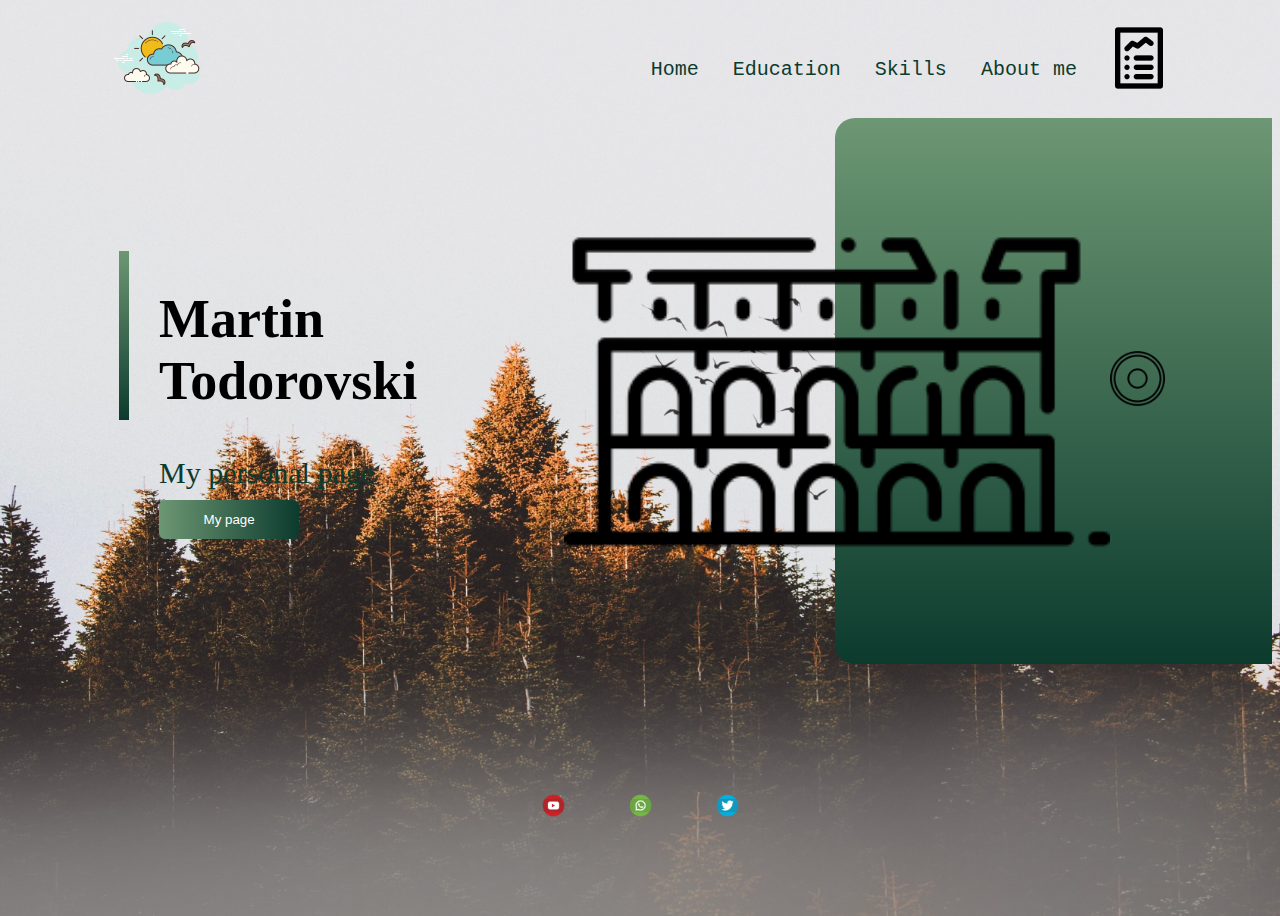
<file: newOne/index.html>
<!DOCTYPE html>
<html lang="en">
  <head>
    <meta charset="UTF-8" />
    <meta http-equiv="X-UA-Compatible" content="IE=edge" />
    <meta name="viewport" content="width=device-width, initial-scale=1.0" />
    <title>Document</title>
    <link rel="stylesheet" href="style.css" />
  </head>
  <body>
    <div class="container">
      <div class="navbar">
        <img src="./images/Vtorologo.png" alt="logo" />
        <nav>
          <ul id="menuList">
            <li><a href="">Home</a></li>
            <li><a href="./education.html">Education</a></li>
            <li><a href="./skills.html">Skills</a></li>
            <li><a href="./aboutMe.html">About me</a></li>
          </ul>
        </nav>
        <img
          src="./images/menu-logo.png"
          alt="menu-logo"
          onclick="togglemenu()"
        />
      </div>
      <div class="row">
        <div class="col-1">
          <h2>Martin<br />Todorovski</h2>
          <h3>My personal page</h3>
          <button type="button"><a href="./education.html">My page</a><img src="./images/arrow.png" /></button>
        </div>
        <div class="col-2">
          <img src="./images/colloseum (1).png" class="controller" />
          <div class="color-box"></div>
          <div class="add-btn">
            <img src="./images/Dugme.png" />
            <p><small></small></p>
          </div>
        </div>
      </div>
      <div class="social-links">
        <img src="./images/yotube.png" />
        <img src="./images/whatsup.png" />
        <img src="./images/twiter.png" />
      </div>
    </div>

    <script>
      var menuList = document.getElementById("menuList");
      menuList.style.maxHeight = "0px";
      function togglemenu() {
        if (menuList.style.maxHeight == "0px") {
          menuList.style.maxHeight = "130px";
        } else {
          menuList.style.maxHeight = "0px";
        }
      }
    </script>
  </body>
</html>
</file>
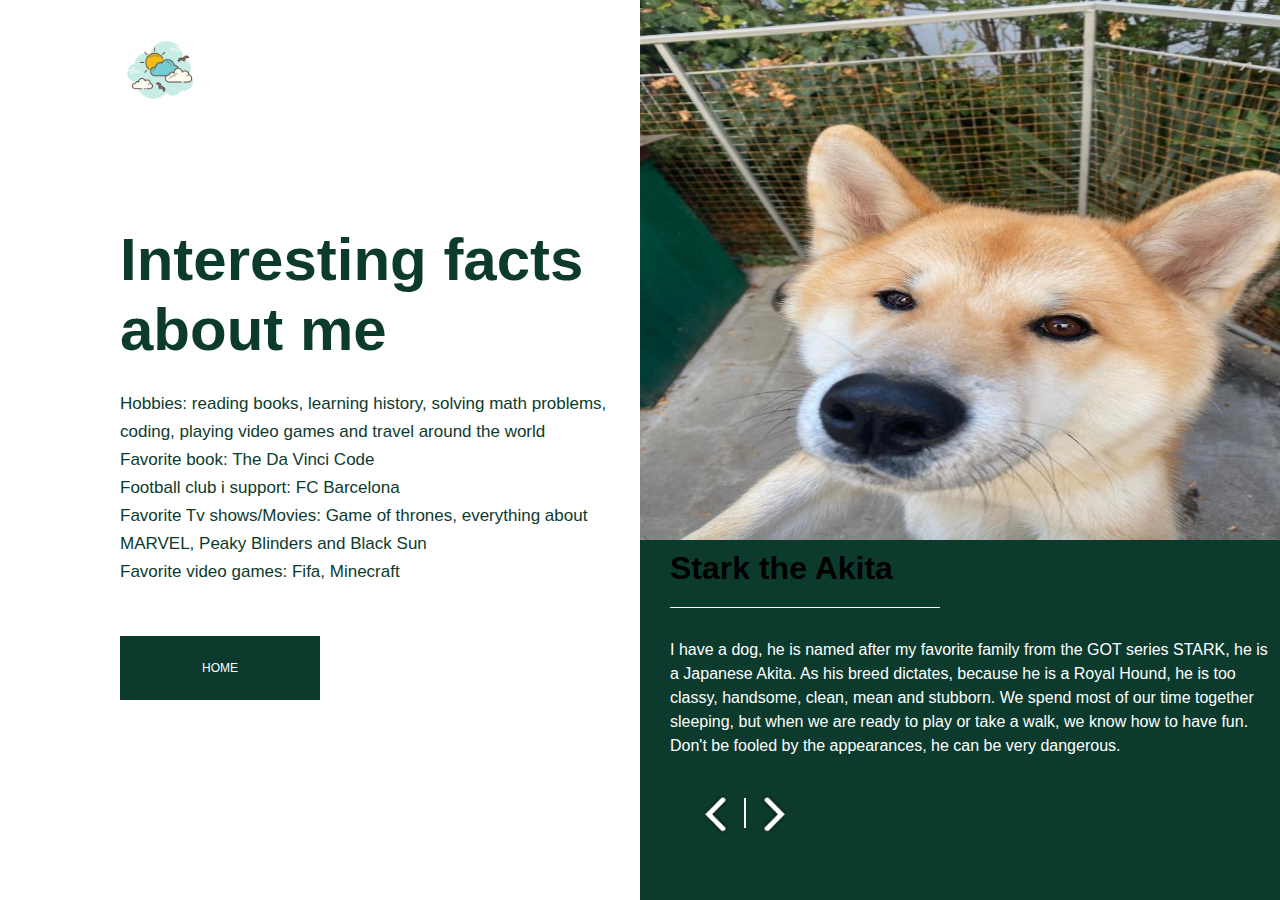
<file: newOne/aboutMe.html>
<!DOCTYPE html>
<html lang="en">
  <head>
    <meta charset="UTF-8" />
    <meta http-equiv="X-UA-Compatible" content="IE=edge" />
    <meta name="viewport" content="width=device-width, initial-scale=1.0" />
    <title>My Personal WebPage</title>
    <link rel="stylesheet" href="style3.css" />
  </head>
  <body>
    <div class="wrapper">
      <div class="left-col">
        <img src="./images/Vtorologo.png" class="logo" />
        <div class="content">
          <h1>Interesting facts about me</h1>
          <p>
            Hobbies: reading books, learning history, solving math problems,
            coding, playing video games and travel around the world
            <br />
            Favorite book: The Da Vinci Code
            <br />
            Football club i support: FC Barcelona
            <br />
            Favorite Tv shows/Movies: Game of thrones, everything about MARVEL,
            Peaky Blinders and Black Sun
            <br />
            Favorite video games: Fifa, Minecraft
          </p>
          <button type="button" ><a href="index.html">HOME</a></button>
        </div>
      </div>
      <div class="right-col">
        <div class="slider">
          <img src="./images/1.jpeg" id="Slide" />
        </div>
        <div class="slider-content">
          <h1>Stark the Akita</h1>
          <hr />
          <p>
            I have a dog, he is named after my favorite family from the GOT
            series STARK, he is a Japanese Akita. As his breed dictates, because he is
            a Royal Hound, he is too classy, handsome, clean, mean and stubborn.
            We spend most of our time together sleeping, but when we are ready
            to play or take a walk, we know how to have fun. Don't be fooled by the
            appearances, he can be very dangerous.
          </p>
          <div class="controller">
            <img src="./images/prev.png" id="BackBtn" />
            <div class="vertical-line"></div>
            <img src="./images/next.png" id="NextBtn" />
          </div>
        </div>
      </div>
    </div>

    <script>
      var Slide = document.getElementById("Slide");
      var BackBtn = document.getElementById("BackBtn");
      var NextBtn = document.getElementById("NextBtn");

      var slideimages = new Array(
        "./images/1.jpeg",
        "./images/2.jpeg",
        "./images/3.jpeg",
        "./images/8.jpeg"
      );

      let i = 0;

      NextBtn.onclick = function () {
        if (i < 3) {
          Slide.src = slideimages[i + 1];
          i++;
        }
      };
      BackBtn.onclick = function () {
        if (i > 0) {
          Slide.src = slideimages[i - 1];
          i--;
        }
      };
    </script>
  </body>
</html>
</file>
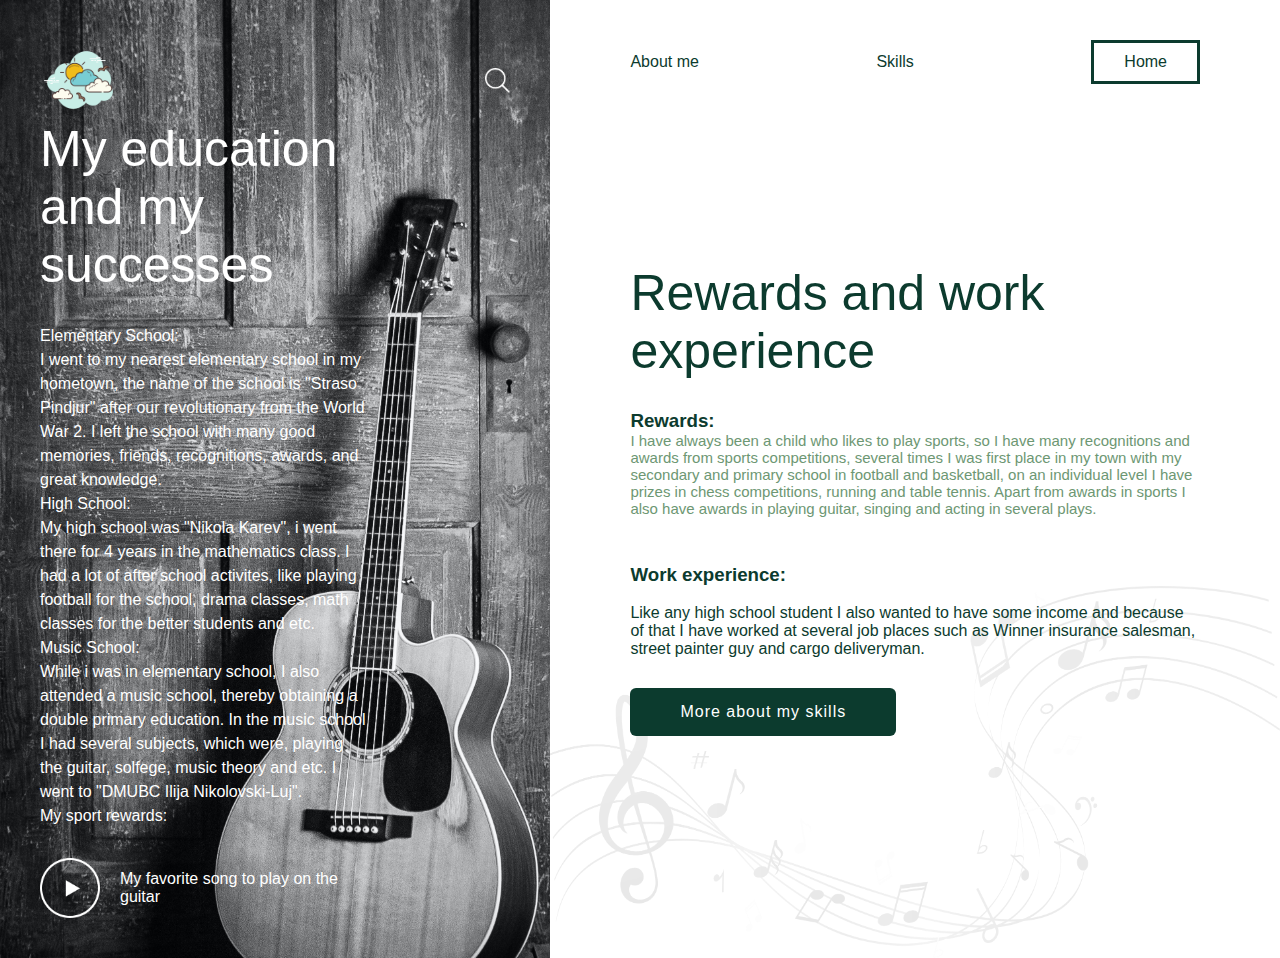
<file: newOne/education.html>
<!DOCTYPE html>
<html lang="en">
  <head>
    <meta charset="UTF-8" />
    <meta http-equiv="X-UA-Compatible" content="IE=edge" />
    <meta name="viewport" content="width=device-width, initial-scale=1.0" />
    <title>Document</title>
    <link rel="stylesheet" href="styletwo.css" />
  </head>
  <body>
    <div class="header">
      <div class="col-1">
        <div class="nav">
          <img src="./images/Vtorologo.png" class="logo" />
          <img src="./images/search.png" class="search-icon" />
        </div>
        <div class="left-text">
          <h1>
            My education and my<br />
            successes
          </h1>
          <p>
            Elementary School:
            <br />
            I went to my nearest elementary school in my hometown, the name of
            the school is "Straso Pindjur" after our revolutionary from the
            World War 2. I left the school with many good memories, friends,
            recognitions, awards, and great knowledge.
            <br />
            High School:
            <br />
            My high school was "Nikola Karev", i went there for 4 years in the
            mathematics class. I had a lot of after school activites, like
            playing football for the school, drama classes, math classes for the
            better students and etc.
            <br />
            Music School:
            <br />
            While i was in elementary school, I also attended a music school,
            thereby obtaining a double primary education. In the music school I
            had several subjects, which were, playing the guitar, solfege, music
            theory and etc. I went to "DMUBC Ilija Nikolovski-Luj".
            <br />
            My sport rewards:
            <br />
          </p>
          <a href="https://www.youtube.com/watch?v=wARiOb80Zr0" target="_blank"
            ><img src="./images/play.png" /> My favorite song to play on the
            guitar</a
          >
        </div>
      </div>
      <div class="col-2">
        <ul>
          <li><a href="./aboutMe.html">About me</a></li>
          <li><a href="./skills.html">Skills</a></li>
          <li><a href="./index.html" class="btn">Home</a></li>
        </ul>
        <div class="right-text">
          <h2>Rewards and work experience</h2>
          <h3>Rewards:</h3>
          <p>
            I have always been a child who likes to play sports, so I have many
            recognitions and awards from sports competitions, several times I
            was first place in my town with my secondary and primary school in
            football and basketball, on an individual level I have prizes in
            chess competitions, running and table tennis. Apart from awards in
            sports I also have awards in playing guitar, singing and acting in
            several plays.
            <br />
            <br>
            <h3>Work experience:</h2>
            <br />
            Like any high school student I also wanted to have some income and
            because of that I have worked at several job places such as Winner
            insurance salesman, street painter guy  and cargo deliveryman.
          </p>
          <a href="./skills.html">More about my skills</a>
        </div>
      </div>
    </div>
  </body>
</html>
</file>
<file: newOne/style.css>
body {
  background-image: url(./images/background.jpg);
  background-size: cover;
  background-repeat: no-repeat;
}

.container {
  width: 100%;
  min-height: 100vh;
  padding-left: 8%;
  padding-right: 8%;
  box-sizing: border-box;
  overflow: hidden;
}
.navbar {
  width: 100%;
  display: flex;
  align-items: center;
}
.logo {
  width: 50px;
  cursor: pointer;
  margin: 30px 0;
}
.menu-icon {
  width: 25px;
  cursor: pointer;
}
nav {
  flex: 1;
  text-align: right;
}
nav > ul > li {
  list-style: none;
  display: inline-block;
  margin-right: 30px;
}
nav > ul > li > a {
  text-decoration: none;
  color: #0c3b2e;
  font-size: 20px;
  font-family: "Lucida Console", "Courier New", monospace;
}
nav > ul > li > a:hover {
  color: #fff;
}
.row {
  display: flex;
  justify-content: space-between;
  align-items: center;
  margin: 100px 0px;
  margin-top: 10px;
}
.col-1 {
  flex-basis: 40%;
  position: relative;
  margin-left: 50px;
}
.col-1 > h2 {
  font-size: 54px;
}
.col-1 > h3 {
  font-size: 30px;
  color: #0c3b2e;
  font-weight: 100;
  margin: 20px 0 10px;
}
.col-1 > p {
  font-size: 16px;
  color: #0c3b2e;
  font-weight: 100;
}
.col-1 > h4 {
  margin: 30px 0;
  font-size: 20px;
}
button {
  width: 140px;
  border: 0;
  padding: 12px 10px;
  outline: none;
  color: #fff;
  background: linear-gradient(to right, #6d9773, #0c3b2e);
  border-radius: 6px;
  cursor: pointer;
  transition: width 0.5s;
}
button > img {
  width: 30px;
  display: none;
}
button:hover img {
  display: block;
}
button > a{
  color: #fff;
  text-decoration: none;
}
button:hover {
  width: 160px;
  display: flex;
  align-items: center;
  justify-content: space-between;
}
.col-1::after {
  content: "";
  width: 10px;
  height: 57%;
  background: linear-gradient(#6d9773, #0c3b2e);
  position: absolute;
  left: -40px;
  top: 8px;
}
.col-2 {
  position: relative;
  flex-basis: 60%;
  display: flex;
  align-items: center;
}
.col-2 .controller {
  width: 90%;
}
.color-box {
  position: absolute;
  right: 0;
  top: 0;
  background: linear-gradient(#6d9773, #0c3b2e);
  border-radius: 20px 0 0 20px;
  height: 100%;
  width: 80%;
  z-index: -1;
  transform: translateX(150px);
}
.add-btn > img {
  width: 55px;
  margin-bottom: 5px;
}
.add-btn {
  text-align: center;
  color: #fff;
  cursor: pointer;
}
.social-links > img {
  height: 23px;
  margin: 30px;
  cursor: pointer;
}
.social-links {
  text-align: center;
}
@media only screen and (max-width: 700px) {
  nav > ul {
    width: 100%;
    background: linear-gradient(#6d9773, #0c3b2e);
    position: absolute;
    top: 75px;
    right: 0;
    z-index: 2;
  }
  nav > ul > li {
    display: block;
    margin-top: 10px;
    margin-bottom: 10px;
  }
  nav > ul > li > a {
    color: #fff;
  }
  .menu-icon {
    display: block;
  }
  #menuList {
    overflow: hidden;
    transition: 0.5s;
  }
  .row {
    flex-direction: column-reverse;
    margin: 50px 0;
  }
  .col-2 {
    flex-basis: 100%;
    margin-bottom: 50px;
  }
  .col-2 > .controller {
    width: 77%;
  }
  .color-box {
    transform: translateX(75px);
  }
  .col-1 {
    flex-basis: 100%;
  }
  .col-2 > h2 {
    font-size: 35px;
  }
  .col-2 > h3 {
    font-size: 15px;
  }
}
</file>
<file: newOne/style3.css>
* {
  margin: 0;
  padding: 0;
  font-family: sans-serif;
}
.wrapper {
  display: flex;
  width: 100%;
  height: 100vh;
  flex-wrap: wrap;
}
.left-col,
.right-col {
  flex-basis: 50%;
  height: 100vh;
  position: relative;
}
.logo {
  display: block;
  width: 80px;
  margin-top: 30px;
  margin-left: 120px;
}
.content {
  max-width: 500px;
  position: absolute;
  top: 50%;
  left: 120px;
  transform: translateY(-50%);
}
.content > h1 {
  color: #0c3b2e;
  font-size: 60px;
  line-height: 70px;
  margin: 25px 0;
}
.content > p {
  color: #0c3b2e;
  font-size: 17px;
  line-height: 28px;
  margin-bottom: 50px;
}
button {
  width: 200px;
  border: none;
  background: #0c3b2e;
  box-shadow: 0px 10px 10px 1px #fff;
  padding: 25px 0;
  color: #fff;
  outline: none;
  font-size: 12px;
  cursor: pointer;
}
button > a{
    text-decoration: none;
    color: #fff;
}
.slider {
  width: 100%;
  height: 60%;
  display: flex;
}
.slider > img {
  width: 100%;
}
.slider-content {
  width: 100%;
  height: 40%;
  background-color: #0c3b2e;
  padding-top: 10px;
  padding-left: 30px;
  box-sizing: border-box;
}
.slider-content > h2 {
  font-size: 26px;
  font-weight: 100;
  color: #fff;
}
.slider-content > p {
  color: #fff;
  font-size: 16px;
  line-height: 24px;
  margin-bottom: 20px;
}
hr {
  border: none;
  width: 270px;
  height: 1px;
  background: #fff;
  margin: 20px 0 30px;
}
.controller {
  width: 120px;
  padding: 15px;
  display: flex;
  align-items: center;
  justify-content: space-between;
}
.controller > img {
  width: 45px;
  cursor: pointer;
}
.vertical-line {
  width: 2px;
  height: 30px;
  background: #fff;
}

@media only screen and (max-width: 800px) {
  .logo {
    margin: 30px auto;
  }
  .left-col,
  .right-col {
    flex-basis: 100%;
  }
  .content {
    left: 0;
    padding: 20px;
    text-align: center;
  }
  .content > h1 {
    font-size: 34px;
    line-height: 38px;
  }
  .slider {
    height: auto;
  }
  .slider-content {
    height: auto;
  }
  .slider-content > p{
    height: auto;
    width: auto;
  }
}
</file>
<file: newOne/styletwo.css>
* {
  margin: 0;
  padding: 0;
  font-family: "poppins", sans-serif;
  box-sizing: border-box;
}
.header {
  width: 100%;
  min-height: 100vh;
  display: flex;
  flex-wrap: wrap;
}
.col-1 {
  flex-basis: 43%;
  flex-grow: 1;
  background-image: url(./images/guitar.jpg);
  background-size: cover;
  background-position: center;
  padding: 40px;
  color: #fff;
}
.col-2 {
  flex-basis: 57%;
  flex-grow: 1;
  padding: 40px 80px;
  background-image: url(./images/music.png);
  background-size: contain;
  background-position: bottom;
  background-repeat: no-repeat;
}
.nav {
  width: 100%;
  display: flex;
  align-items: center;
  justify-content: space-between;
}
.logo {
  width: 80px;
  cursor: pointer;
}
.search-icon {
  width: 25px;
  cursor: pointer;
}
.left-text {
  width: 70%;
  cursor: pointer;
}
.left-text > h1 {
  font-size: 50px;
  font-weight: 500;
  color: #fff;
}
.left-text > p {
  font-size: 16px;
  line-height: 24px;
  margin: 30px 0;
  color: #fff;
}
.left-text > a > img {
  width: 60px;
  margin-right: 20px;
}
.left-text a {
  display: flex;
  align-items: center;
  text-decoration: none;
  color: #fff;
  margin-top: 30px;
}
.col-2 > ul {
  list-style: none;
  display: flex;
  align-items: center;
  justify-content: space-between;
  flex-wrap: wrap;
  margin-bottom: 100px;
}
.col-2 > ul > li > a {
  display: inline-block;
  color: #0c3b2e;
  text-decoration: none;
  margin-bottom: 20px;
}
.btn {
  border: 3px solid #0c3b2e;
  padding: 10px 30px;
}
.right-text {
  margin-top: 160px;
}
.right-text > h2 {
  font-size: 50px;
  font-weight: 400;
  margin-bottom: 30px;
}
.right-text {
  font-weight: 500;
  margin-bottom: 30px;
  color: #0c3b2e;
}
.right-text > p {
  font-size: 15px;
  margin-bottom: 30px;
  color: #6d9773;
}
.right-text > a {
  text-decoration: none;
  display: inline-block;
  background: #0c3b2e;
  color: #fff;
  font-weight: 300;
  letter-spacing: 1px;
  padding: 15px 50px;
  border-radius: 6px;
  margin-bottom: 30px;
  box-shadow: 0 5px 10px 6D9773;
  transition: transform 0.5s;
}
.right-text > a:hover {
  transform: translateY(-6px);
}
</file>
